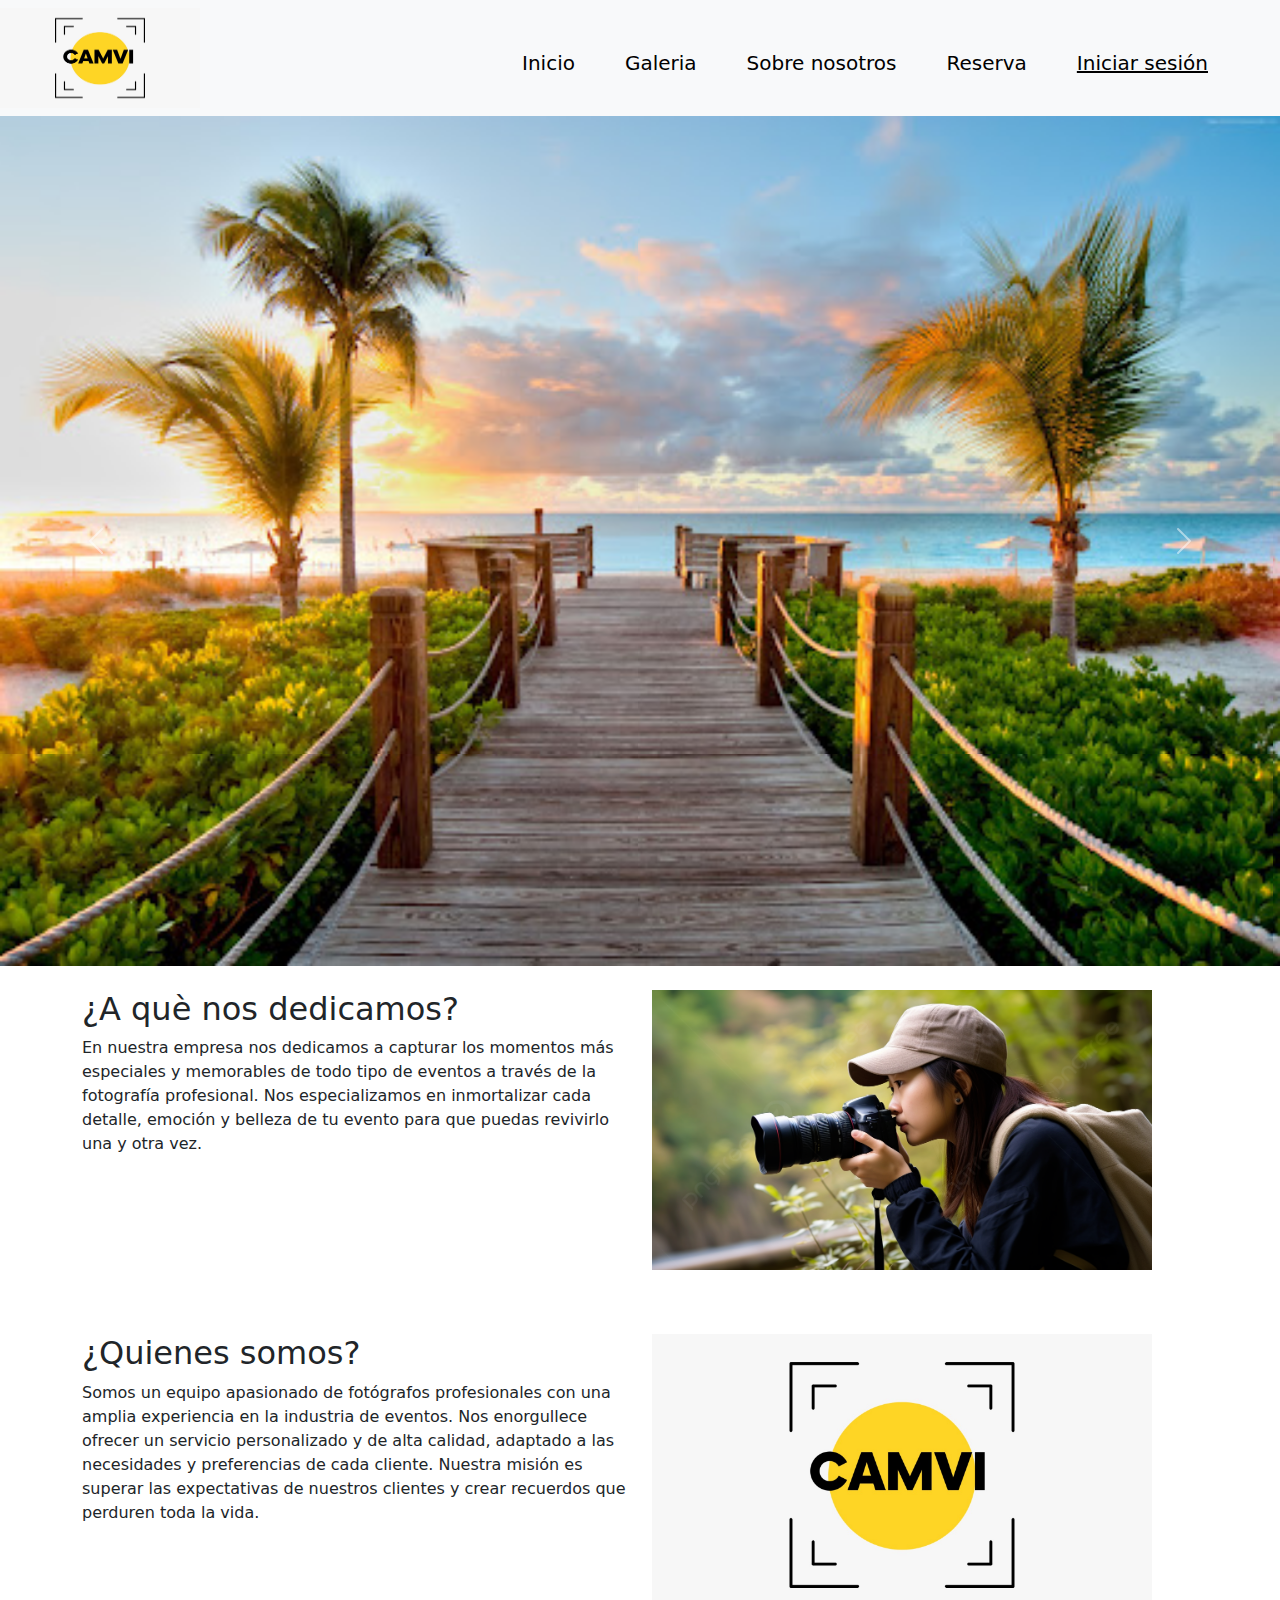
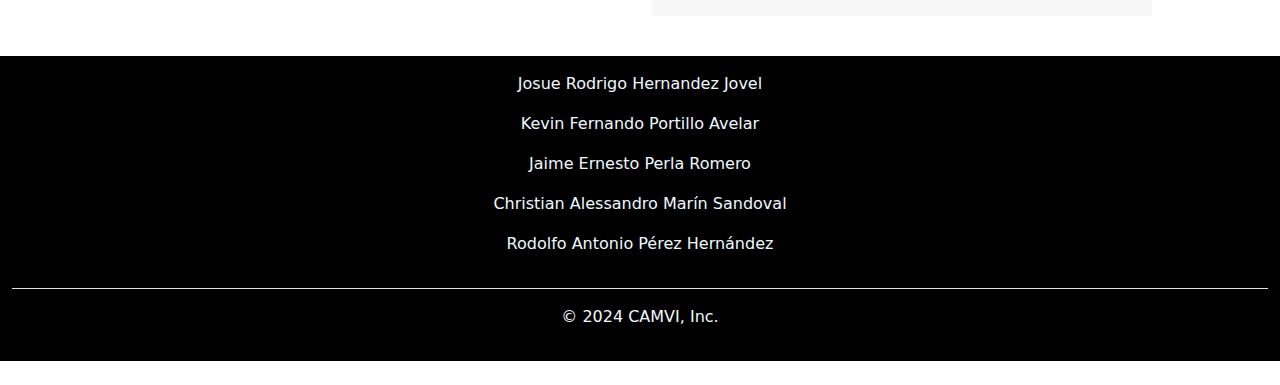
<file: index.html>
<!DOCTYPE html>
<html lang="en">
<head>
    <meta charset="UTF-8">
    <meta name="viewport" content="width=device-width, initial-scale=1.0">
    <title>CAMVI</title>
    <link rel="stylesheet" href="style.css">
    <link href="https://cdn.jsdelivr.net/npm/bootstrap@5.3.3/dist/css/bootstrap.min.css" rel="stylesheet" integrity="sha384-QWTKZyjpPEjISv5WaRU9OFeRpok6YctnYmDr5pNlyT2bRjXh0JMhjY6hW+ALEwIH" crossorigin="anonymous">
    <link rel="icon" href="img/logo.jpeg">
</head>
<body>
    
    
    <nav class="navbar navbar-expand-lg navbar-light bg-light">
        <img src="img/logo.jpeg" alt="" width="200px" height="100px" class="mr-auto" style="margin-right: 300px;">
        <button class="navbar-toggler" type="button" data-toggle="collapse" data-target="#navbarSupportedContent" aria-controls="navbarSupportedContent" aria-expanded="false" aria-label="Toggle navigation">
            <span class="navbar-toggler-icon"></span>
        </button>
        <div class="collapse navbar-collapse" id="navbarSupportedContent">
            <div class="container-fluid justify-content-center">
                <ul class="navbar-nav">
                    <li class="nav-item">
                        <a class="navbar-brand" href="#" style="margin-right: 80px;">Inicio</a>
                    </li>
                    <li class="nav-item">
                        <a class="navbar-brand" href="./pages/galeria.html" style="margin-right: 80px;">Galeria</a>
                    </li>
                    <li class="nav-item">
                        <a class="navbar-brand" href="./pages/about us.html" style="margin-right: 80px;">Sobre nosotros</a>
                    </li>
                    <li class="nav-item">
                        <a class="navbar-brand" href="./pages/reservas.html" style="margin-right: 300px;">Reserva</a>
                    </li>
                    <li class="nav-item">
                        <a class="navbar-brand" href="./pages/login.html"><u>Iniciar sesión </u></a>
                    </li>
                </ul>
            </div>
        </div>
    </nav>
    
    
    <div id="carouselExampleFade" class="carousel slide carousel-fade">
        <div class="carousel-inner">
          <div class="carousel-item active">
            <img src="./img/playa.jpg" class="d-block w-100" alt="...">
          </div>
          <div class="carousel-item">
            <img src="./img/playa2.avif" class="d-block w-100" alt="...">
          </div>
          <div class="carousel-item">
            <img src="./img/playa3.jpg" class="d-block w-100" alt="...">
          </div>
        </div>
        <button class="carousel-control-prev" type="button" data-bs-target="#carouselExampleFade" data-bs-slide="prev">
          <span class="carousel-control-prev-icon" aria-hidden="true"></span>
          <span class="visually-hidden">Previous</span>
        </button>
        <button class="carousel-control-next" type="button" data-bs-target="#carouselExampleFade" data-bs-slide="next">
          <span class="carousel-control-next-icon" aria-hidden="true"></span>
          <span class="visually-hidden">Next</span>
        </button>
      </div>

      <div class="container mt-4">
        <div class="row">
            <div class="col-lg-6">
                <h2 style="justify-content: center;">¿A què nos dedicamos?</h2>
                <p>

                  En nuestra empresa nos dedicamos a capturar los momentos más especiales y memorables de todo tipo de eventos a través de la fotografía profesional. Nos especializamos en inmortalizar cada detalle, emoción y belleza de tu evento para que puedas revivirlo una y otra vez.</p>

                <br>
                
            </div>
            <div class="col-lg-6">
                <img src="img/fotografo.jpg" alt="Historia" class="img-fluid mb-3" width="500">
            </div>
        </div>
    </div> <br>

    <div class="container mt-4">
      <div class="row">
          <div class="col-lg-6">
              <h2 style="justify-content: center;">¿Quienes somos?</h2>
              <p>Somos un equipo apasionado de fotógrafos profesionales con una amplia experiencia en la industria de eventos. Nos enorgullece ofrecer un servicio personalizado y de alta calidad, adaptado a las necesidades y preferencias de cada cliente. Nuestra misión es superar las expectativas de nuestros clientes y crear recuerdos que perduren toda la vida. </p>

              <br>
              
          </div>
          <div class="col-lg-6">
              <img src="img/logo.jpeg" alt="Historia" class="img-fluid mb-3" width="500">
          </div>
      </div>
  </div>

      <div class="container-fluid" style="background-color: black;">
        <footer class="py-3 my-4">
          <ul class="nav justify-content-center border-bottom pb-3 mb-3 nav flex-column">
            <li class="nav-item"><p class="text-center" style="color: aliceblue;">Josue Rodrigo Hernandez Jovel</p></li>
            <li class="nav-item"><p class="text-center" style="color: aliceblue;">Kevin Fernando Portillo Avelar</p></li>
            <li class="nav-item"><p class="text-center" style="color: aliceblue;">Jaime Ernesto Perla Romero</p></li>
            <li class="nav-item"><p class="text-center" style="color: aliceblue;">Christian Alessandro Marín Sandoval</p></li> 
            <li class="nav-item"><p class="text-center" style="color: aliceblue;">Rodolfo Antonio Pérez Hernández</p></li> 
          </ul>
          <p class="footer" style="color: aliceblue;">© 2024 CAMVI, Inc.</p>
        </footer>
      </div>


      <script src="https://code.jquery.com/jquery-3.6.0.min.js"></script>
<script src="https://stackpath.bootstrapcdn.com/bootstrap/4.5.2/js/bootstrap.min.js"></script>

      <script src="https://cdn.jsdelivr.net/npm/bootstrap@5.3.3/dist/js/bootstrap.bundle.min.js" integrity="sha384-YvpcrYf0tY3lHB60NNkmXc5s9fDVZLESaAA55NDzOxhy9GkcIdslK1eN7N6jIeHz" crossorigin="anonymous"></script>
</body>
</html>
</file>
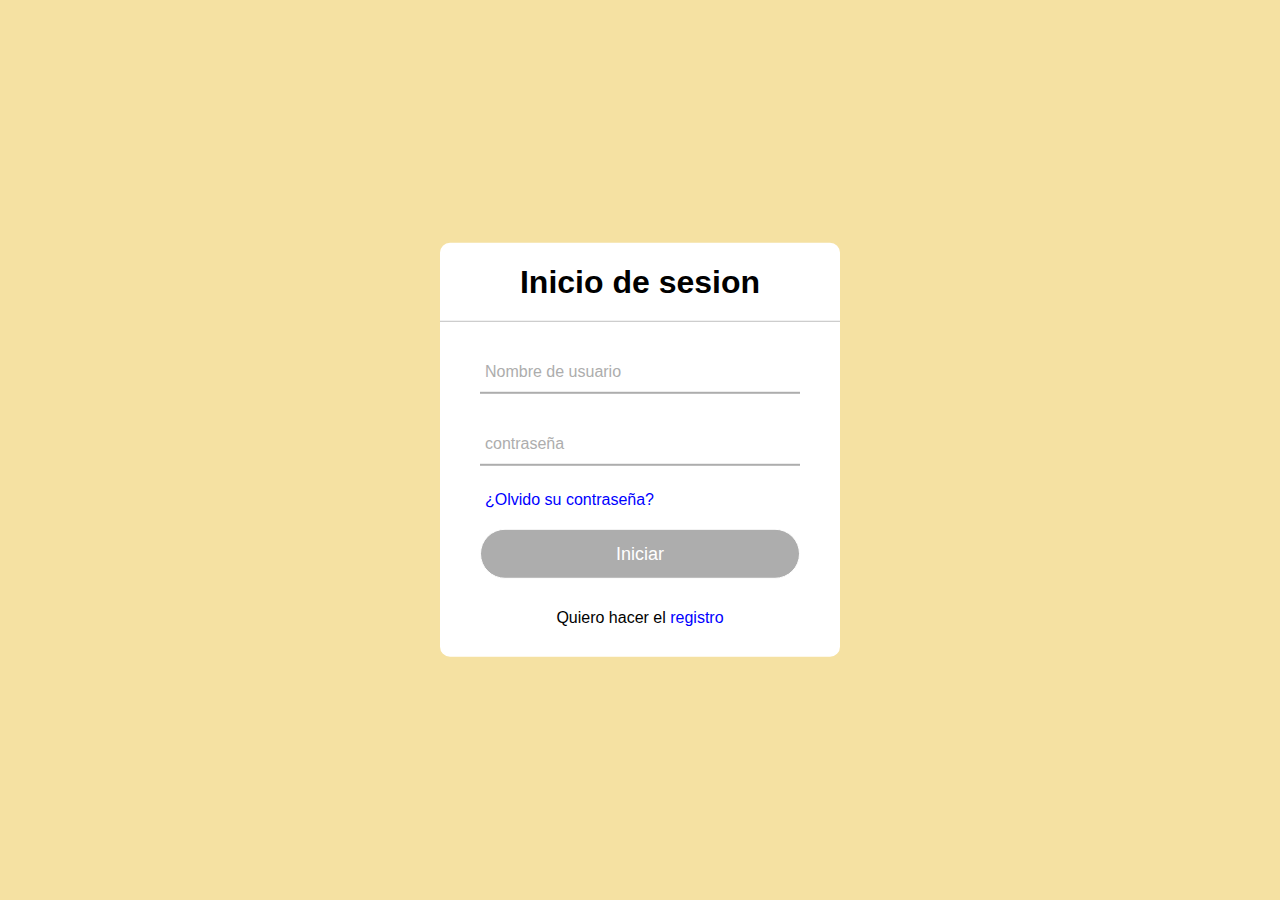
<file: login.html>
<!DOCTYPE html>
<html lang="en">

<head>
    <meta charset="UTF-8">
    <meta name="viewport" content="width=device-width, initial-scale=1.0">
    <title>Document</title>
    <link rel="stylesheet" href="./css/styleLogin.css">
</head>

<body>
    <div class="Formulario">
        <h1>Inicio de sesion</h1>
        <form method="post">
            <div class="username">
                <input type="text" required>
                <label for="">Nombre de usuario</label>
            </div>
            <div class="username">
                <input type="password" required>
                <label for="">contraseña</label>
            </div>
            <div class="recordar">¿Olvido su contraseña?</div>
            <input type="submit" value="Iniciar">
            <div class="registrarse">
             Quiero hacer el <a href="">registro</a>
            </div>
        </form>
    </div>
</body>

</html>
</file>
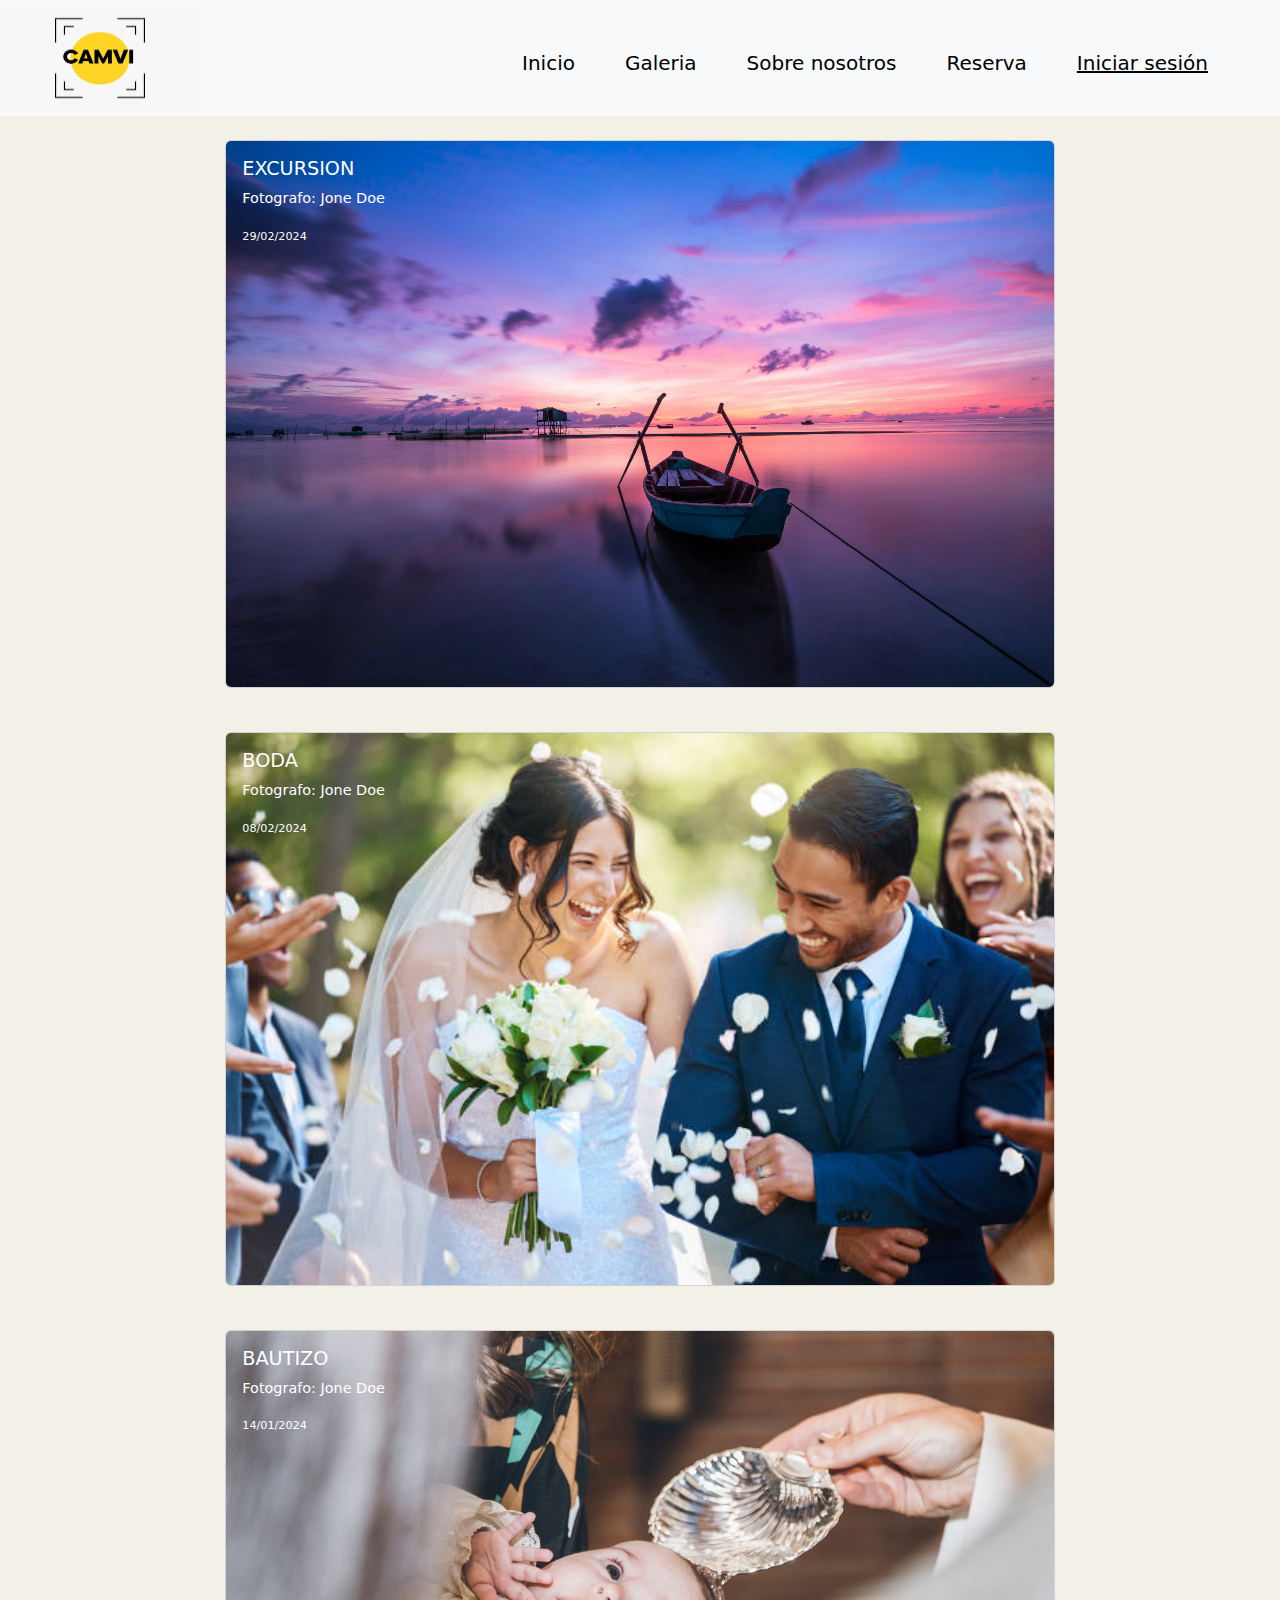
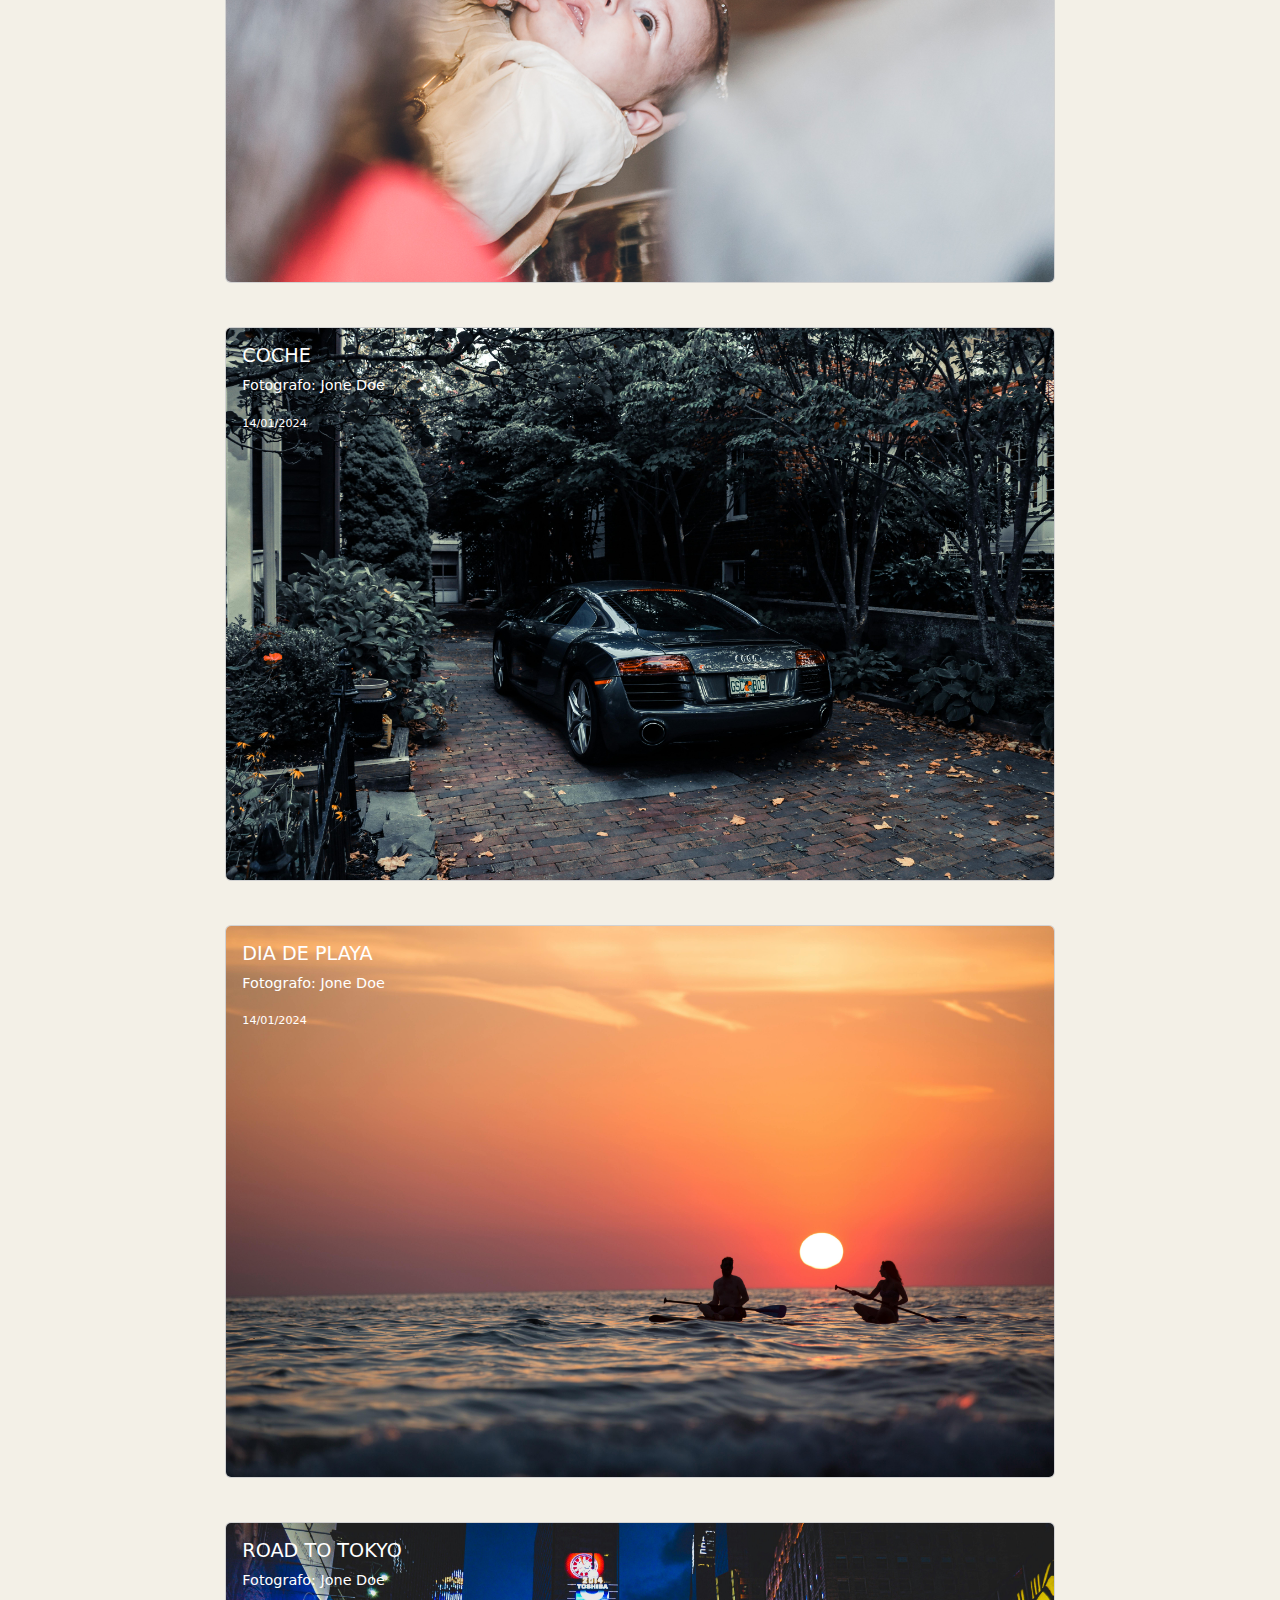
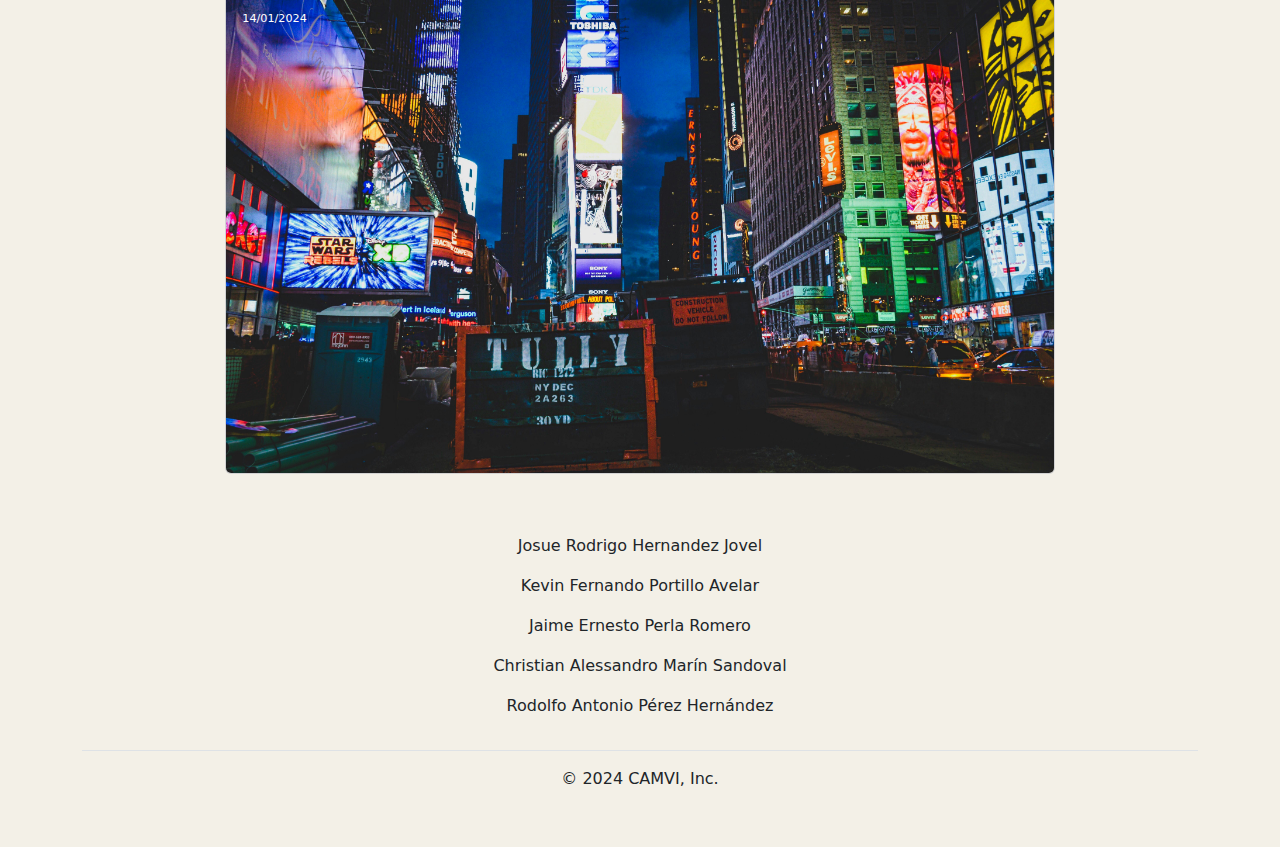
<file: pages/galeria.html>
<!DOCTYPE html>
<html lang="en">
<head>
    <meta charset="UTF-8">
    <meta name="viewport" content="width=device-width, initial-scale=1.0">
    <title>Galeria</title>
    <link rel="stylesheet" href="../css/galeria.css">
    <link href="https://cdn.jsdelivr.net/npm/bootstrap@5.3.3/dist/css/bootstrap.min.css" rel="stylesheet" integrity="sha384-QWTKZyjpPEjISv5WaRU9OFeRpok6YctnYmDr5pNlyT2bRjXh0JMhjY6hW+ALEwIH" crossorigin="anonymous">
    <link rel="icon" href="../img/logo.jpeg">
</head>
<body style="background-color: rgb(243, 240, 231);">
    
    <nav class="navbar navbar-expand-lg navbar-light bg-light">
        <img src="../img/logo.jpeg" alt="" width="200px" height="100px" class="mr-auto" style="margin-right: 300px;">
        <button class="navbar-toggler" type="button" data-toggle="collapse" data-target="#navbarSupportedContent" aria-controls="navbarSupportedContent" aria-expanded="false" aria-label="Toggle navigation">
            <span class="navbar-toggler-icon"></span>
        </button>
        <div class="collapse navbar-collapse" id="navbarSupportedContent">
            <div class="container-fluid justify-content-center">
                <ul class="navbar-nav">
                    <li class="nav-item">
                        <a class="navbar-brand" href="../index.html" style="margin-right: 80px;">Inicio</a>
                    </li>
                    <li class="nav-item">
                        <a class="navbar-brand" href="#" style="margin-right: 80px;">Galeria</a>
                    </li>
                    <li class="nav-item">
                        <a class="navbar-brand" href="../pages/about us.html" style="margin-right: 80px;">Sobre nosotros</a>
                    </li>
                    <li class="nav-item">
                        <a class="navbar-brand" href="../pages/reservas.html" style="margin-right: 300px;">Reserva</a>
                    </li>
                    <li class="nav-item">
                        <a class="navbar-brand" href="../pages/login.html"><u>Iniciar sesión </u></a>
                    </li>
                </ul>
            </div>
        </div>
    </nav>
<main>
    <div class="container-fluid">
      <div class="row justify-content-center mt-4">
        <div class="col-8">
          <div class="card text-bg-white" style="max-width: 2000px; margin-bottom: 20px;">
              <img src="../img/galeriaimg1.jpg" class="card-img" style="width: 100%; height: auto;" alt="...">
              <div class="card-img-overlay">
                  <h5 class="card-title text-white" style="font-size: 1.2rem;">EXCURSION</h5>
                  <p class="card-text text-white" style="font-size: 0.9rem;">Fotografo: Jone Doe</p>
                  <p class="card-text text-white" style="font-size: 0.8rem;"><small>29/02/2024</small></p>
              </div>
          </div>
        </div>
      </div>
    </div>

        <div class="container-fluid">
          <div class="row justify-content-center mt-4">
            <div class="col-8">
              <div class="card text-bg-white" style="max-width: 2000px; margin-bottom: 20px;">
                  <img src="../img/galeriaimg2.jpg" class="card-img" style="width: 100%; height: auto;" alt="...">
                  <div class="card-img-overlay">
                      <h5 class="card-title text-white" style="font-size: 1.2rem;">BODA</h5>
                      <p class="card-text text-white" style="font-size: 0.9rem;">Fotografo: Jone Doe</p>
                      <p class="card-text text-white" style="font-size: 0.8rem;"><small>08/02/2024</small></p>
                  </div>
              </div>
            </div>
          </div>
        </div>

        <div class="container-fluid">
          <div class="row justify-content-center mt-4">
            <div class="col-8">
              <div class="card text-bg-white" style="max-width: 2000px; margin-bottom: 20px;">
                  <img src="../img/galeriaimg3.jpg" class="card-img" style="width: 100%; height: auto;" alt="...">
                  <div class="card-img-overlay">
                      <h5 class="card-title text-white" style="font-size: 1.2rem;">BAUTIZO</h5>
                      <p class="card-text text-white" style="font-size: 0.9rem;">Fotografo: Jone Doe</p>
                      <p class="card-text text-white" style="font-size: 0.8rem;"><small>14/01/2024</small></p>
                  </div>
              </div>
            </div>
          </div>
        </div>

        <div class="container-fluid">
          <div class="row justify-content-center mt-4">
            <div class="col-8">
              <div class="card text-bg-white" style="max-width: 2000px; margin-bottom: 20px;">
                  <img src="../img/galeriaimg4.jpg" class="card-img" style="width: 100%; height: auto;" alt="...">
                  <div class="card-img-overlay">
                      <h5 class="card-title text-white" style="font-size: 1.2rem;">COCHE</h5>
                      <p class="card-text text-white" style="font-size: 0.9rem;">Fotografo: Jone Doe</p>
                      <p class="card-text text-white" style="font-size: 0.8rem;"><small>14/01/2024</small></p>
                  </div>
              </div>
            </div>
          </div>
        </div>

        <div class="container-fluid">
          <div class="row justify-content-center mt-4">
            <div class="col-8">
              <div class="card text-bg-white" style="max-width: 2000px; margin-bottom: 20px;">
                  <img src="../img/galeriaimg5.jpg" class="card-img" style="width: 100%; height: auto;" alt="...">
                  <div class="card-img-overlay">
                      <h5 class="card-title text-white" style="font-size: 1.2rem;">DIA DE PLAYA</h5>
                      <p class="card-text text-white" style="font-size: 0.9rem;">Fotografo: Jone Doe</p>
                      <p class="card-text text-white" style="font-size: 0.8rem;"><small>14/01/2024</small></p>
                  </div>
              </div>
            </div>
          </div>
        </div>

        <div class="container-fluid">
          <div class="row justify-content-center mt-4">
            <div class="col-8">
              <div class="card text-bg-white" style="max-width: 2000px; margin-bottom: 20px;">
                  <img src="../img/galeriaimg6.jpg" class="card-img" style="width: 100%; height: auto;" alt="...">
                  <div class="card-img-overlay">
                      <h5 class="card-title text-white" style="font-size: 1.2rem;">ROAD TO TOKYO</h5>
                      <p class="card-text text-white" style="font-size: 0.9rem;">Fotografo: Jone Doe</p>
                      <p class="card-text text-white" style="font-size: 0.8rem;"><small>14/01/2024</small></p>
                  </div>
              </div>
            </div>
          </div>
        </div>

      </main>

      <div class="container">
        <footer class="py-3 my-4">
          <ul class="nav justify-content-center border-bottom pb-3 mb-3 nav flex-column ">
            <li class="nav-item"><p class="text-center ">Josue Rodrigo Hernandez Jovel</p></li>
            <li class="nav-item"><p class="text-center ">Kevin Fernando Portillo Avelar</p></li>
            <li class="nav-item"><p class="text-center ">Jaime Ernesto Perla Romero</p></li>
            <li class="nav-item"><p class="text-center ">Christian Alessandro Marín Sandoval</p></li> 
            <li class="nav-item"><p class="text-center ">Rodolfo Antonio Pérez Hernández</p></li> 
          </ul>
          <p class="text-center text-body-secondarY ">© 2024 CAMVI, Inc.</p>
        </footer>
      </div>

      <script src="https://code.jquery.com/jquery-3.6.0.min.js"></script>
      <script src="https://stackpath.bootstrapcdn.com/bootstrap/4.5.2/js/bootstrap.min.js"></script>
      <script src="https://cdn.jsdelivr.net/npm/bootstrap@5.3.3/dist/js/bootstrap.bundle.min.js" integrity="sha384-YvpcrYf0tY3lHB60NNkmXc5s9fDVZLESaAA55NDzOxhy9GkcIdslK1eN7N6jIeHz" crossorigin="anonymous"></script>

</body>
</html>
</file>
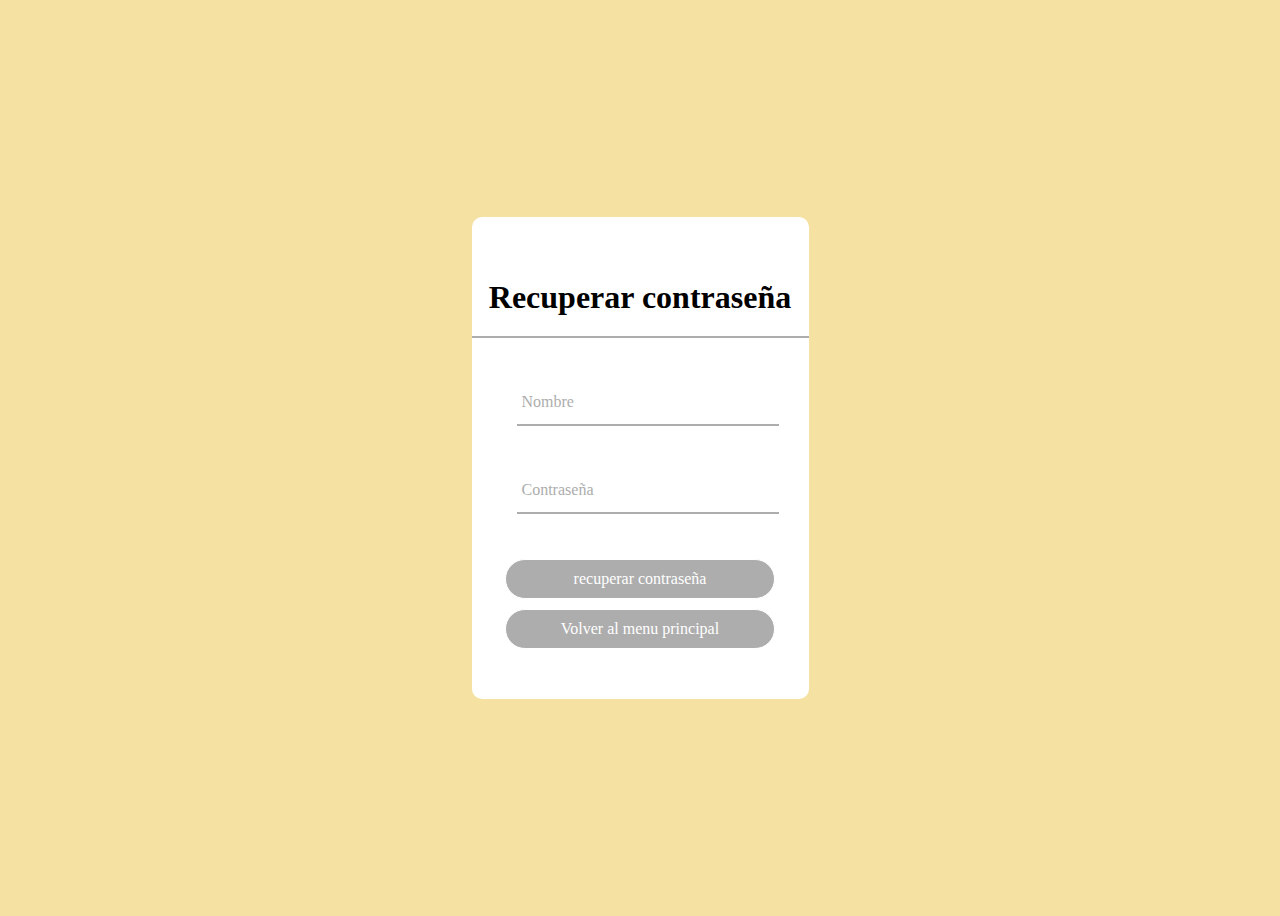
<file: pages/recuperar.html>
<!DOCTYPE html>
<html lang="en">
<head>
    <meta charset="UTF-8">
    <meta name="viewport" content="width=device-width, initial-scale=1.0">
    <title>Document</title>
    <link rel="stylesheet" href="../css/styleRecu.css">
    <link rel="icon" href="../img/logo.jpeg">

</head>
<body>
    <form action="" method="post" id="form">
        <div class="form">
            <h1>Recuperar contraseña</h1>
            <div class="grupo">
                <input type="text" name="" id="name" required><span class="barra"></span>
                <label for="">Nombre</label>
            </div>
            <div class="grupo">
                <input type="password" name="" id="name" required><span class="barra"></span>
                <label for="">Contraseña</label>
            </div>
            <button type="submit">recuperar contraseña</button>
            <button type="menu"><a href="../index.html">Volver al menu principal</a></button>
        </div>
    </form>
</body>
</html>
</file>
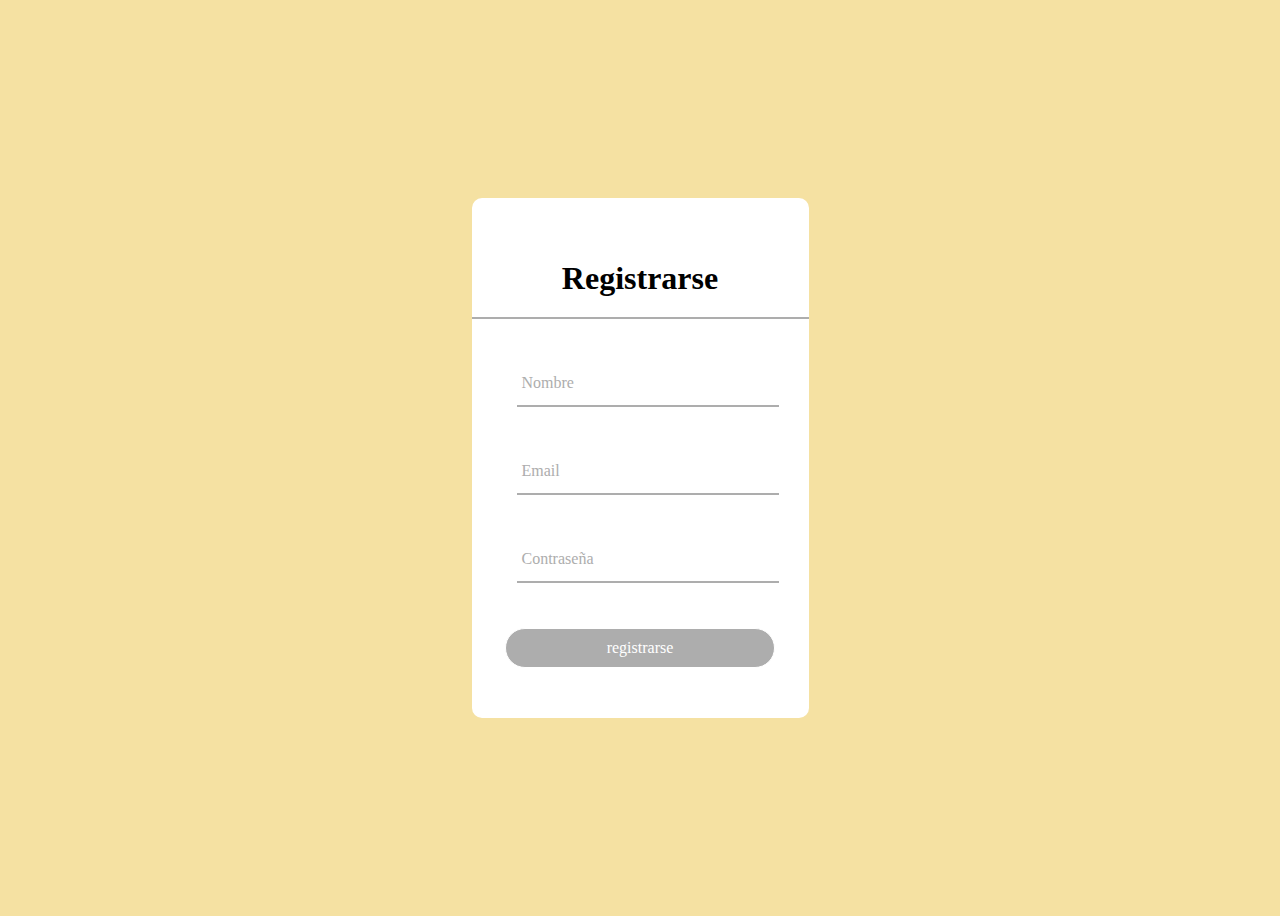
<file: pages/registro.html>
<!DOCTYPE html>
<html lang="en">

<head>
    <meta charset="UTF-8">
    <meta name="viewport" content="width=device-width, initial-scale=1.0">
    <title>Registrarse</title>
    <link rel="icon" href="../img/logo.jpeg">
    <link rel="stylesheet" href="../css/styleRegistro.css">
</head>

<body>
    <form action="" method="post" id="form">
        <div class="form">
            <h1>Registrarse</h1>
            <div class="grupo">
                <input type="text" name="" id="name" required><span class="barra"></span>
                <label for="">Nombre</label>
            </div>
            <div class="grupo">
                <input type="email" name="" id="name" required><span class="barra"></span>
                <label for="">Email</label>
            </div>
            <div class="grupo">
                <input type="password" name="" id="name" required><span class="barra"></span>
                <label for="">Contraseña</label>
            </div>
            <button type="submit">registrarse</button>
        </div>
    </form>
</body>

</html>
</file>
<file: style.css>
.navbar-brand[href="#1"] {
    color: blue; 
}

.navbar-brand[href="#1"]:hover {
    color: blue; 
}

@media (max-width: 1425px) {
    .navbar {
        flex-wrap: wrap; 
    }

@media (min-width: 1426px) {
        .navbar-brand {
            width: 150px; 
        }
    }
    
    .navbar-nav {
        width: 100%; 
        justify-content: center; 
        margin-top: 10px; 
    }
    
    .navbar-brand {
        margin-right: 50px !important; 
        margin-bottom: 10px; 
    }
}

.footer{
    color: white;
    text-align: center;
}
</file>
<file: css/styleLogin.css>
body{
    margin: 0;
    padding: 0;
    font-family: 'Poppins', sans-serif;
    height: 100vh;
    background-color: #f5e1a2 !important;

}
 
.Formulario{
   position: absolute;
   top: 50%;
   left: 50%;
   transform: translate(-50%, -50%);
   width: 400px;
   background: white;
   border-radius: 10px;

}
.Formulario h1{
    text-align: center;
    padding: 0 0 20px 0;
    border-bottom: 1px solid silver;
    
}
.Formulario form{
    padding: 0 40px;
    box-sizing: border-box;
    

}
Form .username{
position: relative;
border-bottom: 2px solid #adadad;
margin: 30px 0;

}
.username input{
width: 100%;
padding: 0 5px;
height: 40px;
font-size: 16px;
border: none;
background: none;
border: none;
outline:none;
transition: .5s ease-in-out all;
}

.username label{
    position: absolute;
    top: 50%;
    left: 5px;
    color: #adadad;
transform:translateY(-50%);
font-size: 16px;
pointer-events: none;
transition: .5s;
}
.username span::before{
    content: '';
    position: absolute;
    top: 40px;
    left: 0;
    width: 100%;
    height: 2px;
    background: #373534;
    transition: .5s;
}
.username input:focus ~ label,
.username input:focus ~ label,
input:valid~label{
top: -5px;
color: #373534;
color: #2196F3;
font-size: 12px;
}
.username input:focus ~ span::before,
.username input:focus ~ span::before{
    width: 100%;
}
.recordar {
    margin: -5px 0 20px 5px;
    color: blue;
    cursor: pointer;
}
.recordar  :hover{
    text-decoration: underline;
}
input[type="submit"]{
    width: 100%;
    height: 50px;
    border: 1px solid;
    background: #adadad;
    border-radius: 25px;
    font-size: 18px;
    color: white;
    cursor: pointer;
    outline: none;
}
input[type="submit"]:hover{
border-color: #000000;
transition: .5s;
}
.registrarse{
    margin: 30px 0;
    text-align: center;
    font-size: 16px;
    color: #000000;
}
.registrarse a{
    color: blue;
    text-decoration: none;
}
.registrarse a:hover{
    text-decoration: underlines;
}
button{
    font-family:'roboto';
    background: #adadad;
    color: white;
    border: 1px solid;
    display: block;
    width: 80%;
    margin: 10px auto;
    height: 40px;
    font-size: 16px;
    cursor: pointer;
    border-radius: 25px;
}
button:hover{
    border-color: #000000;
    transition: .5s;
}
</file>
<file: css/galeria.css>
main{
    display: flex;
    flex-wrap: wrap;
    justify-content: center;
}

.navbar-brand[href="#1"] {
    color: blue; 
}

.navbar-brand[href="#1"]:hover {
    color: blue; 
}

@media (max-width: 1425px) {
    .navbar {
        flex-wrap: wrap; 
    }

@media (min-width: 1426px) {
        .navbar-brand {
            width: 150px; 
        }
    }
    
    .navbar-nav {
        width: 100%; 
        justify-content: center; 
        margin-top: 10px; 
    }
    
    .navbar-brand {
        margin-right: 50px !important; 
        margin-bottom: 10px; 
    }
}

.container-fluid {
    padding-right: 15px;
    padding-left: 15px;
    margin-right: auto;
    margin-left: auto;
  }

  @media (min-width: 768px) {
    .container-fluid {
      max-width: 3000px;
    }
  }
</file>
<file: css/styleRecu.css>
body{
    background-color: #f5e1a2;
     height: 100vh;
     font-family: 'Times New Roman', Times, serifs;
     
     display: flex;
     justify-content: center;
     align-items: center;
 }
 h1{
     text-align: center;
     font-weight: 700;
     padding: 0 0 20px 0;
     border-bottom: 2px solid var(--colorTextos);
 
 }
 form{
     background: white;
     padding: 40px 0;
     box-shadow: 0 0 6px o rgb(255, 255, 255 0.8);
 border-radius: 10px;
 }
 .Form{
     width: 100%;
     margin: auto;
 }
 form .grupo{
     position: relative;
     margin: 45px;
 }
 input{
     background: none;
     color: #6c6c6c;
     font-size: 18px;
     padding: 10px 10px 10px 5px;
     display: block;
     width: 100%;
     border: none;
     border-bottom: 2px solid var(--colorTextos);
 
 }
 :root{
     --colorTextos:#adadad;
 }
 input:focus{
     outline: none;
     color:rgb(94, 93, 93)
 }
 label{
     color: var(--colorTextos);
     font-size: 16px;
     position: absolute;
     left: 5px;
     top: 10px;
     transition: 0.5s ease-in-out all;
     pointer-events: none;
 }
 input:focus~label,
 input:valid~label{
     top: -14px;
     font-size: 12px;
     color: #2196F3;
 }
 .barra{
     position: relative;
     display: block;
     width: 100%;
 }
 .barra::before{
 content: "";
 height: 2px;
 width: 0%;
 bottom: 0;
 position: absolute;
 background:navy;
 transition: o.3s ease width;
 left: 0;
 }
 input:focus~.barra::before{
 width: 110%;
 }
 button{
     font-family:'roboto';
     background: #adadad;
     color: white;
     border: 1px solid;
     display: block;
     width: 80%;
     margin: 10px auto;
     height: 40px;
     font-size: 16px;
     cursor: pointer;
     border-radius: 25px;
 }
 a{
    color: white;
    text-decoration: none;
 }
 button:hover{
     border-color: #000000;
     transition: .5s;
 }
 @media screen and (max-width:500px) {
     Form{
         width: 80%;
     }
 }
</file>
<file: css/styleRegistro.css>
body{
   background-color: #f5e1a2;
    height: 100vh;
    font-family: 'Times New Roman', Times, serifs;
    
    display: flex;
    justify-content: center;
    align-items: center;
}
h1{
    text-align: center;
    font-weight: 700;
    padding: 0 0 20px 0;
    border-bottom: 2px solid var(--colorTextos);

}
form{
    background: white;
    padding: 40px 0;
    box-shadow: 0 0 6px o rgb(255, 255, 255 0.8);
border-radius: 10px;
}
.Form{
    width: 100%;
    margin: auto;
}
form .grupo{
    position: relative;
    margin: 45px;
}
input{
    background: none;
    color: #6c6c6c;
    font-size: 18px;
    padding: 10px 10px 10px 5px;
    display: block;
    width: 100%;
    border: none;
    border-bottom: 2px solid var(--colorTextos);

}
:root{
    --colorTextos:#adadad;
}
input:focus{
    outline: none;
    color:rgb(94, 93, 93)
}
label{
    color: var(--colorTextos);
    font-size: 16px;
    position: absolute;
    left: 5px;
    top: 10px;
    transition: 0.5s ease-in-out all;
    pointer-events: none;
}
input:focus~label,
input:valid~label{
    top: -14px;
    font-size: 12px;
    color: #2196F3;
}
.barra{
    position: relative;
    display: block;
    width: 100%;
}
.barra::before{
content: "";
height: 2px;
width: 0%;
bottom: 0;
position: absolute;
background:navy;
transition: o.3s ease width;
left: 0;
}
input:focus~.barra::before{
width: 110%;
}
button{
    font-family:'roboto';
    background: #adadad;
    color: white;
    border: 1px solid;
    display: block;
    width: 80%;
    margin: 10px auto;
    height: 40px;
    font-size: 16px;
    cursor: pointer;
    border-radius: 25px;
}
button:hover{
    border-color: #000000;
    transition: .5s;
}
@media screen and (max-width:500px) {
    Form{
        width: 80%;
    }
}
a{
    color: white;
    text-decoration: none;
}
</file>
